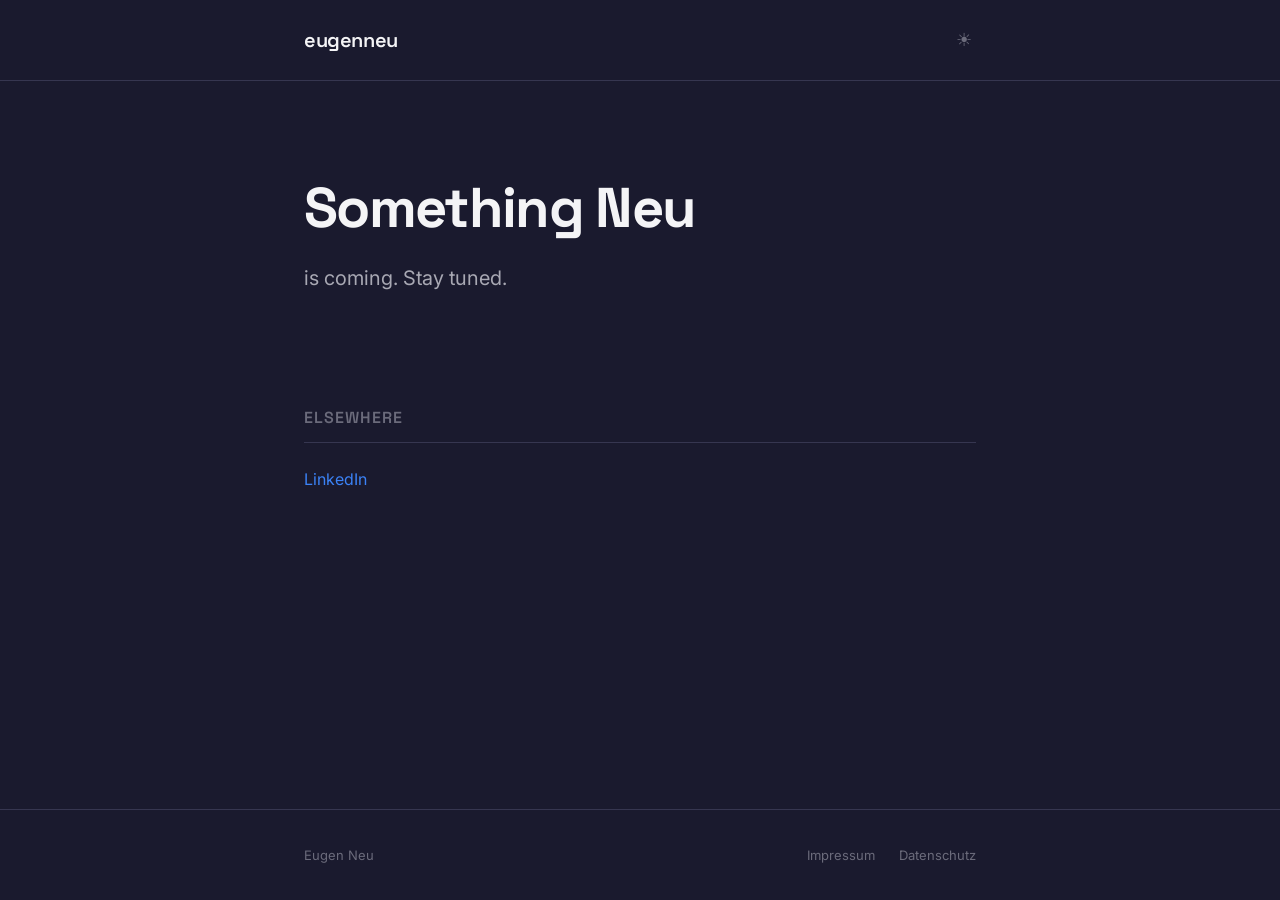
<file: index.html>
<!DOCTYPE html>
<html lang="de" data-theme="dark">
<head>
  <meta charset="UTF-8">
  <meta name="viewport" content="width=device-width, initial-scale=1.0">
  <title>Eugen Neu</title>
  <meta name="description" content="Personal systems that compound. PKM, AI, fitness, and intentional living.">

  <meta http-equiv="X-Content-Type-Options" content="nosniff">
  <meta http-equiv="Referrer-Policy" content="strict-origin-when-cross-origin">

  <meta property="og:title" content="Eugen Neu">
  <meta property="og:description" content="Personal systems that compound.">
  <meta property="og:type" content="website">
  <meta property="og:url" content="https://eugenneu.com">

  <link rel="stylesheet" href="css/styles.css">
</head>
<body>
  <div class="page">
    <nav class="nav">
      <div class="container">
        <a href="/" class="nav__logo">eugenneu</a>
        <button class="theme-toggle" aria-label="Theme wechseln" onclick="toggleTheme()">
          <span class="theme-toggle__icon"></span>
        </button>
      </div>
    </nav>

    <main>
      <section class="hero">
        <div class="container">
          <h1 class="hero__name">Something Neu</h1>
          <p class="hero__tagline">is coming. Stay tuned.</p>
        </div>
      </section>

      <section class="section">
        <div class="container">
          <h2 class="section__title">Elsewhere</h2>
          <ul class="links-list">
            <li><a href="https://www.linkedin.com/in/eugen-neu/" rel="me">LinkedIn</a></li>
          </ul>
        </div>
      </section>
    </main>

    <footer class="footer">
      <div class="container">
        <p class="footer__copy">Eugen Neu</p>
        <ul class="footer__links">
          <li><a href="impressum.html">Impressum</a></li>
          <li><a href="datenschutz.html">Datenschutz</a></li>
        </ul>
      </div>
    </footer>
  </div>

  <script>
    function toggleTheme() {
      const html = document.documentElement;
      const current = html.getAttribute('data-theme');
      const next = current === 'dark' ? 'light' : 'dark';
      html.setAttribute('data-theme', next);
      localStorage.setItem('theme', next);
      updateToggleIcon(next);
    }

    function updateToggleIcon(theme) {
      const icon = document.querySelector('.theme-toggle__icon');
      icon.textContent = theme === 'dark' ? '\u2600' : '\u263E';
    }

    (function() {
      const saved = localStorage.getItem('theme');
      if (saved) {
        document.documentElement.setAttribute('data-theme', saved);
      }
      updateToggleIcon(document.documentElement.getAttribute('data-theme') || 'dark');
    })();
  </script>
</body>
</html>
</file>
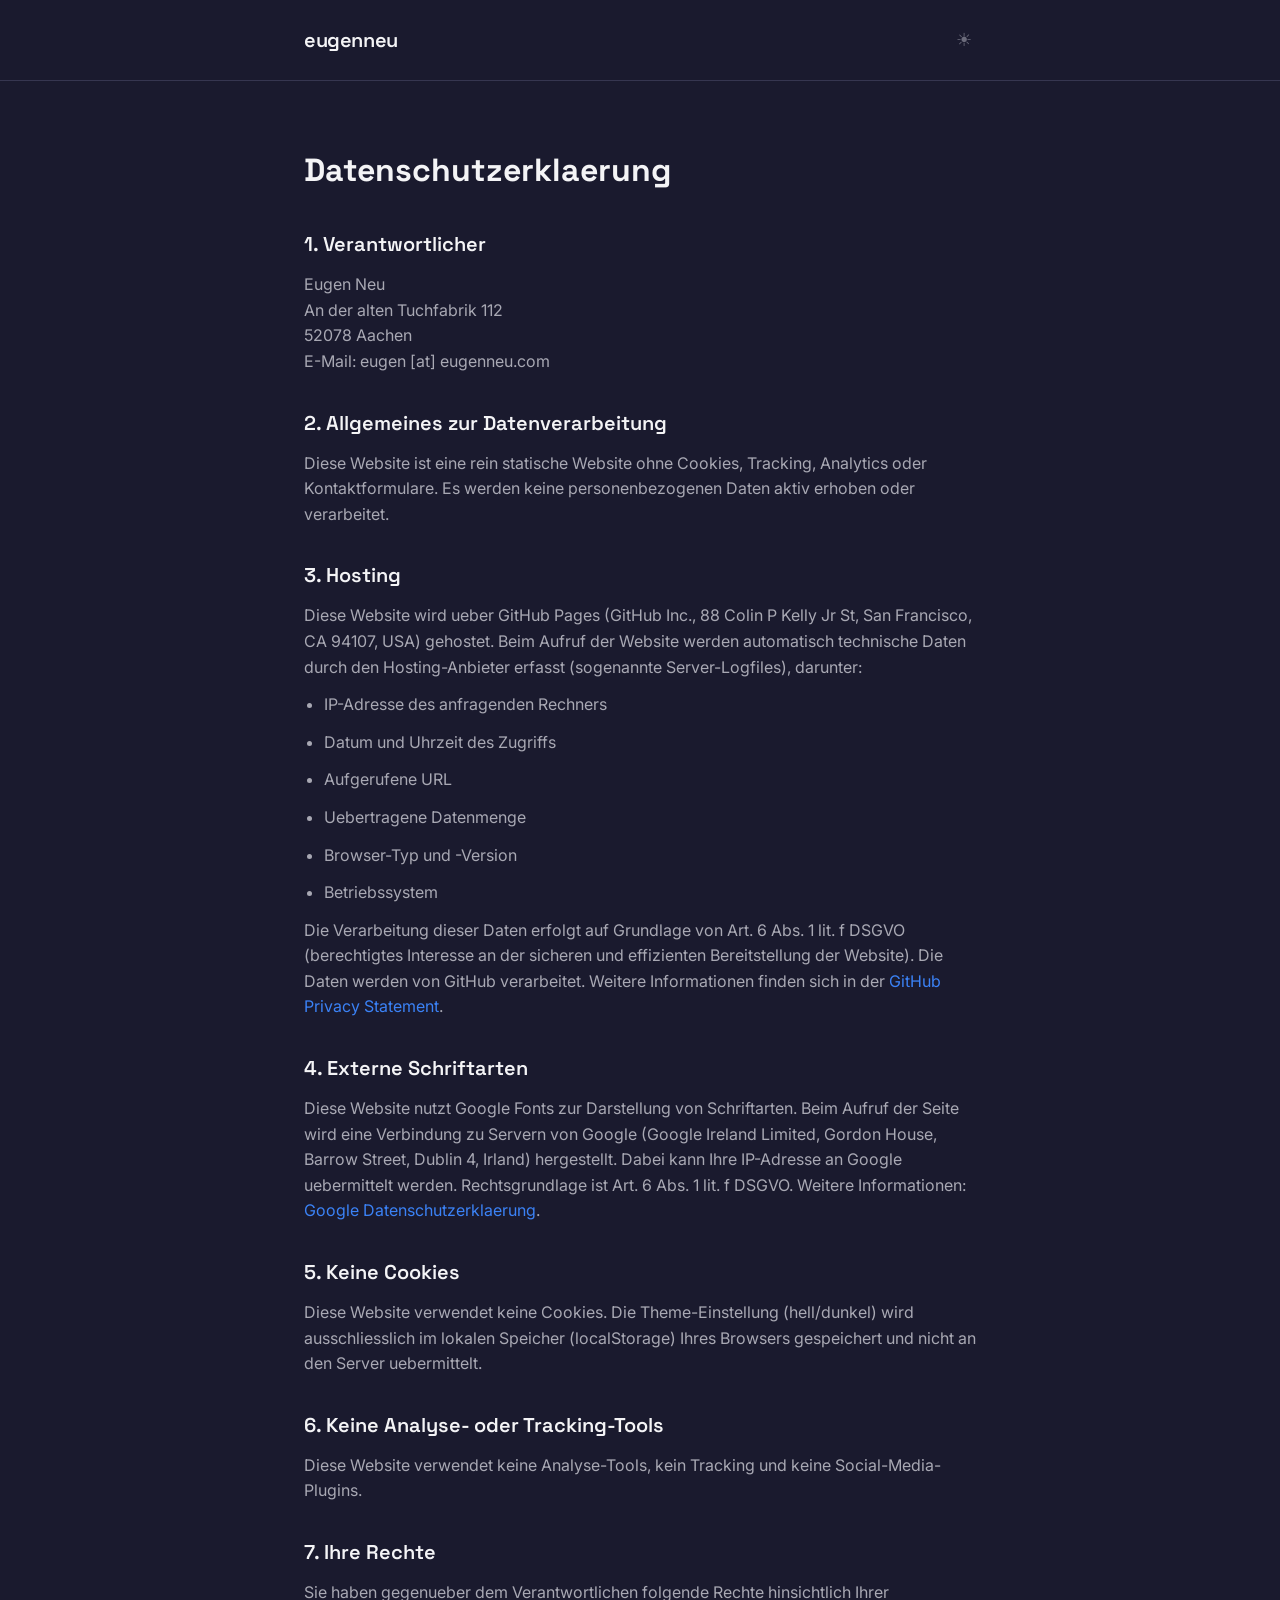
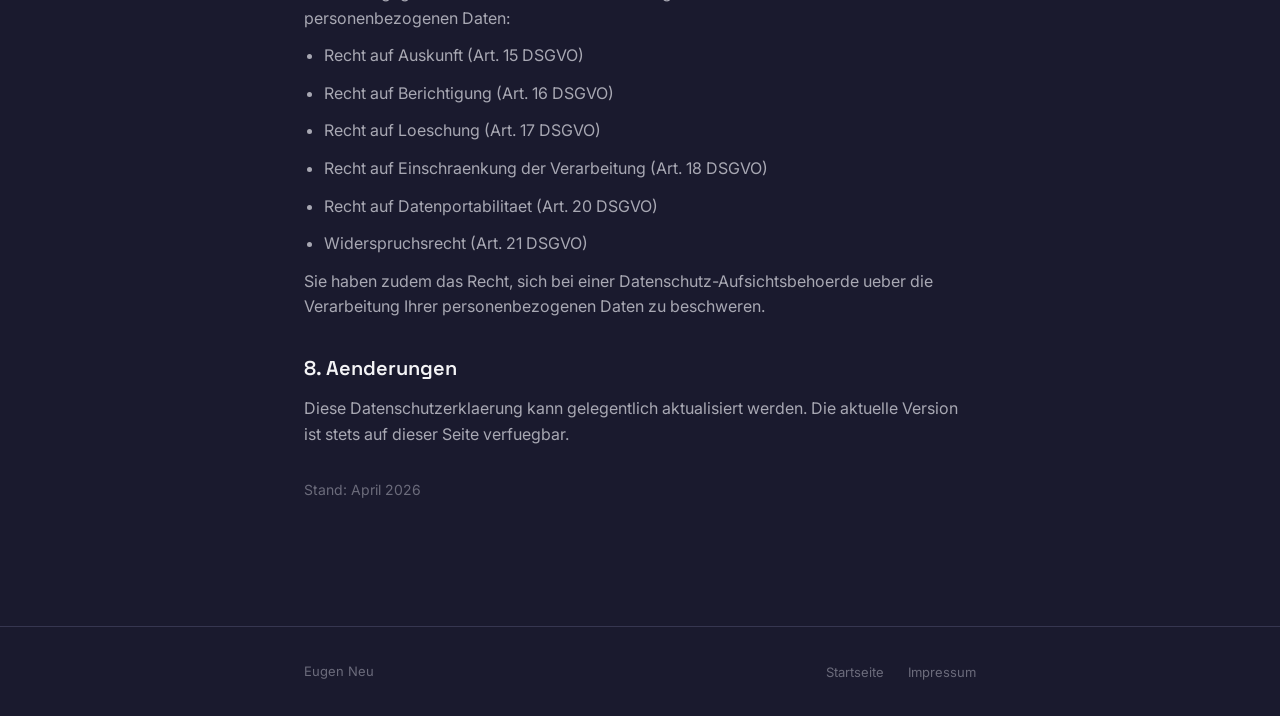
<file: datenschutz.html>
<!DOCTYPE html>
<html lang="de" data-theme="dark">
<head>
  <meta charset="UTF-8">
  <meta name="viewport" content="width=device-width, initial-scale=1.0">
  <title>Datenschutz | Eugen Neu</title>
  <meta name="robots" content="noindex">

  <meta http-equiv="X-Content-Type-Options" content="nosniff">
  <meta http-equiv="Referrer-Policy" content="strict-origin-when-cross-origin">

  <link rel="stylesheet" href="css/styles.css">
</head>
<body>
  <div class="page">
    <nav class="nav">
      <div class="container">
        <a href="/" class="nav__logo">eugenneu</a>
        <button class="theme-toggle" aria-label="Theme wechseln" onclick="toggleTheme()">
          <span class="theme-toggle__icon"></span>
        </button>
      </div>
    </nav>

    <main>
      <section class="legal">
        <div class="container">
          <h1>Datenschutzerklaerung</h1>

          <h2>1. Verantwortlicher</h2>
          <p>
            Eugen Neu<br>
            An der alten Tuchfabrik 112<br>
            52078 Aachen<br>
            E-Mail: eugen [at] eugenneu.com
          </p>

          <h2>2. Allgemeines zur Datenverarbeitung</h2>
          <p>Diese Website ist eine rein statische Website ohne Cookies, Tracking, Analytics oder Kontaktformulare. Es werden keine personenbezogenen Daten aktiv erhoben oder verarbeitet.</p>

          <h2>3. Hosting</h2>
          <p>Diese Website wird ueber GitHub Pages (GitHub Inc., 88 Colin P Kelly Jr St, San Francisco, CA 94107, USA) gehostet. Beim Aufruf der Website werden automatisch technische Daten durch den Hosting-Anbieter erfasst (sogenannte Server-Logfiles), darunter:</p>
          <ul>
            <li>IP-Adresse des anfragenden Rechners</li>
            <li>Datum und Uhrzeit des Zugriffs</li>
            <li>Aufgerufene URL</li>
            <li>Uebertragene Datenmenge</li>
            <li>Browser-Typ und -Version</li>
            <li>Betriebssystem</li>
          </ul>
          <p>Die Verarbeitung dieser Daten erfolgt auf Grundlage von Art. 6 Abs. 1 lit. f DSGVO (berechtigtes Interesse an der sicheren und effizienten Bereitstellung der Website). Die Daten werden von GitHub verarbeitet. Weitere Informationen finden sich in der <a href="https://docs.github.com/en/site-policy/privacy-policies/github-general-privacy-statement" rel="noopener noreferrer">GitHub Privacy Statement</a>.</p>

          <h2>4. Externe Schriftarten</h2>
          <p>Diese Website nutzt Google Fonts zur Darstellung von Schriftarten. Beim Aufruf der Seite wird eine Verbindung zu Servern von Google (Google Ireland Limited, Gordon House, Barrow Street, Dublin 4, Irland) hergestellt. Dabei kann Ihre IP-Adresse an Google uebermittelt werden. Rechtsgrundlage ist Art. 6 Abs. 1 lit. f DSGVO. Weitere Informationen: <a href="https://policies.google.com/privacy" rel="noopener noreferrer">Google Datenschutzerklaerung</a>.</p>

          <h2>5. Keine Cookies</h2>
          <p>Diese Website verwendet keine Cookies. Die Theme-Einstellung (hell/dunkel) wird ausschliesslich im lokalen Speicher (localStorage) Ihres Browsers gespeichert und nicht an den Server uebermittelt.</p>

          <h2>6. Keine Analyse- oder Tracking-Tools</h2>
          <p>Diese Website verwendet keine Analyse-Tools, kein Tracking und keine Social-Media-Plugins.</p>

          <h2>7. Ihre Rechte</h2>
          <p>Sie haben gegenueber dem Verantwortlichen folgende Rechte hinsichtlich Ihrer personenbezogenen Daten:</p>
          <ul>
            <li>Recht auf Auskunft (Art. 15 DSGVO)</li>
            <li>Recht auf Berichtigung (Art. 16 DSGVO)</li>
            <li>Recht auf Loeschung (Art. 17 DSGVO)</li>
            <li>Recht auf Einschraenkung der Verarbeitung (Art. 18 DSGVO)</li>
            <li>Recht auf Datenportabilitaet (Art. 20 DSGVO)</li>
            <li>Widerspruchsrecht (Art. 21 DSGVO)</li>
          </ul>
          <p>Sie haben zudem das Recht, sich bei einer Datenschutz-Aufsichtsbehoerde ueber die Verarbeitung Ihrer personenbezogenen Daten zu beschweren.</p>

          <h2>8. Aenderungen</h2>
          <p>Diese Datenschutzerklaerung kann gelegentlich aktualisiert werden. Die aktuelle Version ist stets auf dieser Seite verfuegbar.</p>

          <p style="margin-top: 2rem; color: var(--text-muted); font-size: 0.875rem;">Stand: April 2026</p>
        </div>
      </section>
    </main>

    <footer class="footer">
      <div class="container">
        <p class="footer__copy">Eugen Neu</p>
        <ul class="footer__links">
          <li><a href="/">Startseite</a></li>
          <li><a href="impressum.html">Impressum</a></li>
        </ul>
      </div>
    </footer>
  </div>

  <script>
    function toggleTheme() {
      const html = document.documentElement;
      const current = html.getAttribute('data-theme');
      const next = current === 'dark' ? 'light' : 'dark';
      html.setAttribute('data-theme', next);
      localStorage.setItem('theme', next);
      updateToggleIcon(next);
    }
    function updateToggleIcon(theme) {
      const icon = document.querySelector('.theme-toggle__icon');
      icon.textContent = theme === 'dark' ? '\u2600' : '\u263E';
    }
    (function() {
      const saved = localStorage.getItem('theme');
      if (saved) document.documentElement.setAttribute('data-theme', saved);
      updateToggleIcon(document.documentElement.getAttribute('data-theme') || 'dark');
    })();
  </script>
</body>
</html>
</file>
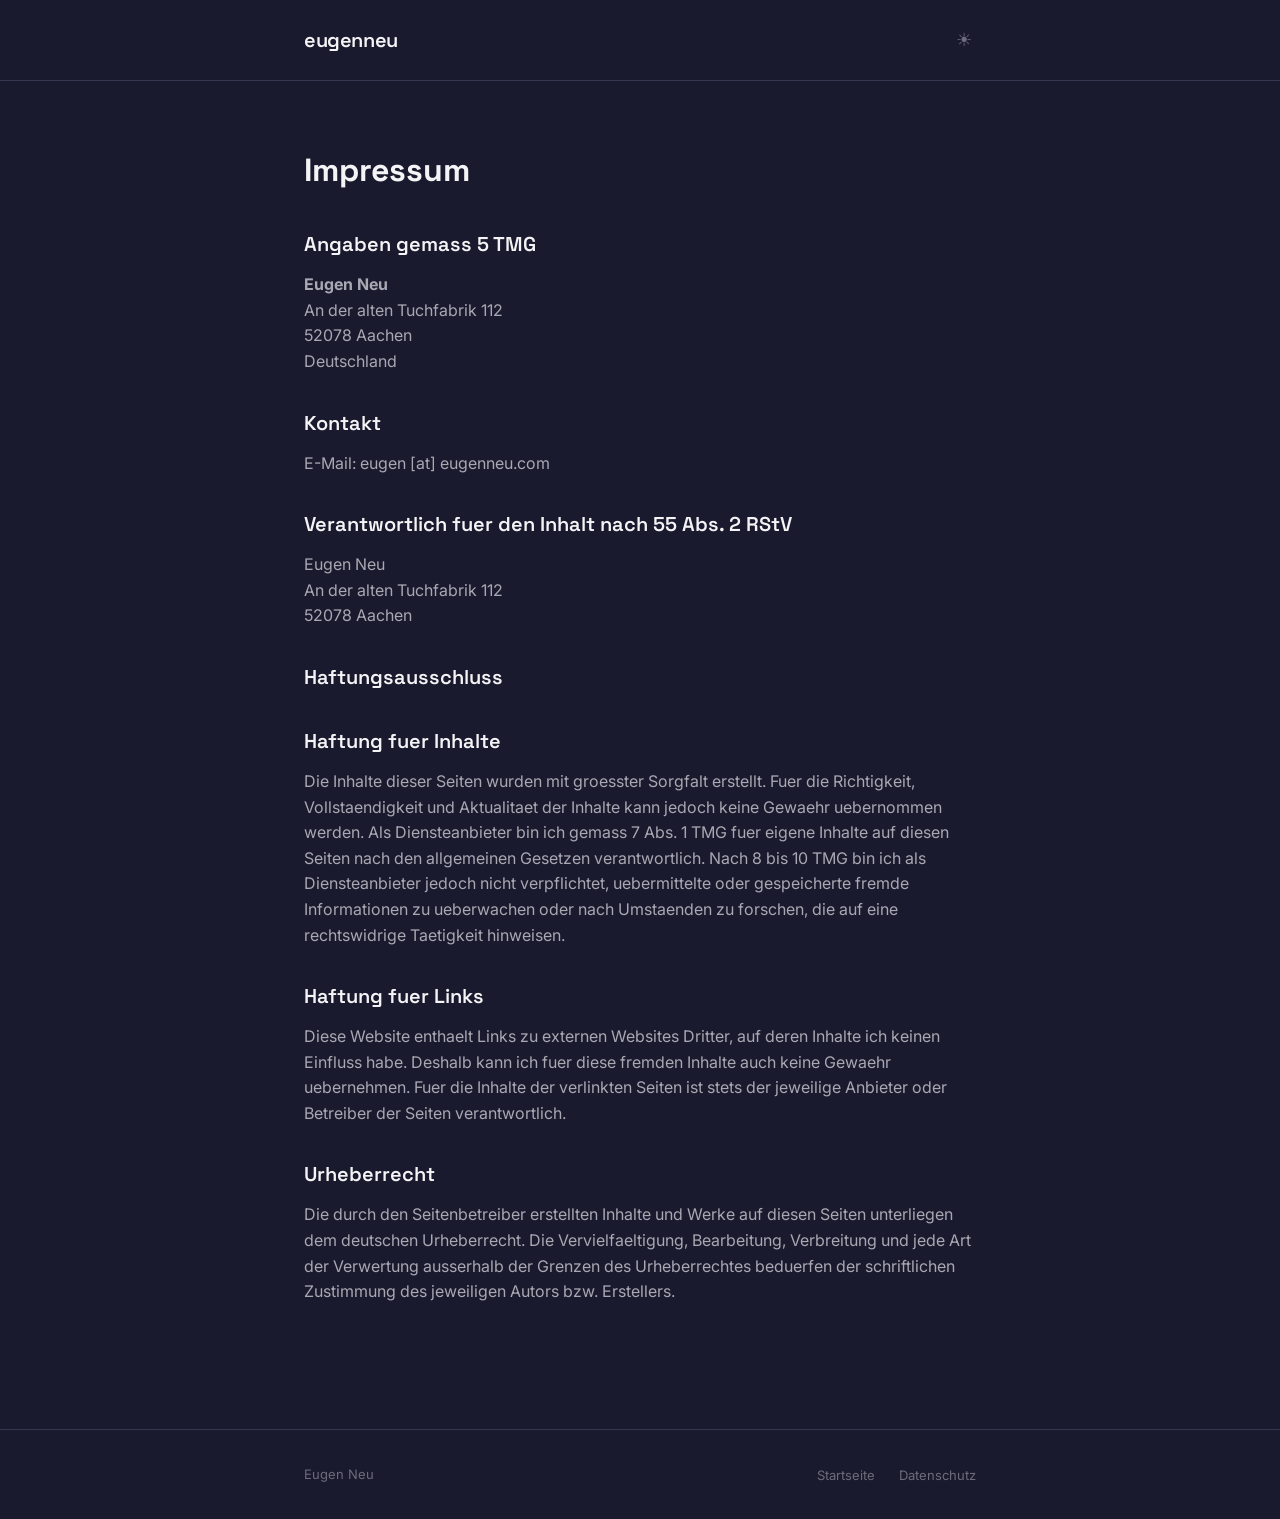
<file: impressum.html>
<!DOCTYPE html>
<html lang="de" data-theme="dark">
<head>
  <meta charset="UTF-8">
  <meta name="viewport" content="width=device-width, initial-scale=1.0">
  <title>Impressum | Eugen Neu</title>
  <meta name="robots" content="noindex">

  <meta http-equiv="X-Content-Type-Options" content="nosniff">
  <meta http-equiv="Referrer-Policy" content="strict-origin-when-cross-origin">

  <link rel="stylesheet" href="css/styles.css">
</head>
<body>
  <div class="page">
    <nav class="nav">
      <div class="container">
        <a href="/" class="nav__logo">eugenneu</a>
        <button class="theme-toggle" aria-label="Theme wechseln" onclick="toggleTheme()">
          <span class="theme-toggle__icon"></span>
        </button>
      </div>
    </nav>

    <main>
      <section class="legal">
        <div class="container">
          <h1>Impressum</h1>

          <h2>Angaben gemass 5 TMG</h2>
          <p>
            <strong>Eugen Neu</strong><br>
            An der alten Tuchfabrik 112<br>
            52078 Aachen<br>
            Deutschland
          </p>

          <h2>Kontakt</h2>
          <p>
            E-Mail: eugen [at] eugenneu.com
          </p>

          <h2>Verantwortlich fuer den Inhalt nach 55 Abs. 2 RStV</h2>
          <p>
            Eugen Neu<br>
            An der alten Tuchfabrik 112<br>
            52078 Aachen
          </p>

          <h2>Haftungsausschluss</h2>

          <h2>Haftung fuer Inhalte</h2>
          <p>Die Inhalte dieser Seiten wurden mit groesster Sorgfalt erstellt. Fuer die Richtigkeit, Vollstaendigkeit und Aktualitaet der Inhalte kann jedoch keine Gewaehr uebernommen werden. Als Diensteanbieter bin ich gemass 7 Abs. 1 TMG fuer eigene Inhalte auf diesen Seiten nach den allgemeinen Gesetzen verantwortlich. Nach 8 bis 10 TMG bin ich als Diensteanbieter jedoch nicht verpflichtet, uebermittelte oder gespeicherte fremde Informationen zu ueberwachen oder nach Umstaenden zu forschen, die auf eine rechtswidrige Taetigkeit hinweisen.</p>

          <h2>Haftung fuer Links</h2>
          <p>Diese Website enthaelt Links zu externen Websites Dritter, auf deren Inhalte ich keinen Einfluss habe. Deshalb kann ich fuer diese fremden Inhalte auch keine Gewaehr uebernehmen. Fuer die Inhalte der verlinkten Seiten ist stets der jeweilige Anbieter oder Betreiber der Seiten verantwortlich.</p>

          <h2>Urheberrecht</h2>
          <p>Die durch den Seitenbetreiber erstellten Inhalte und Werke auf diesen Seiten unterliegen dem deutschen Urheberrecht. Die Vervielfaeltigung, Bearbeitung, Verbreitung und jede Art der Verwertung ausserhalb der Grenzen des Urheberrechtes beduerfen der schriftlichen Zustimmung des jeweiligen Autors bzw. Erstellers.</p>
        </div>
      </section>
    </main>

    <footer class="footer">
      <div class="container">
        <p class="footer__copy">Eugen Neu</p>
        <ul class="footer__links">
          <li><a href="/">Startseite</a></li>
          <li><a href="datenschutz.html">Datenschutz</a></li>
        </ul>
      </div>
    </footer>
  </div>

  <script>
    function toggleTheme() {
      const html = document.documentElement;
      const current = html.getAttribute('data-theme');
      const next = current === 'dark' ? 'light' : 'dark';
      html.setAttribute('data-theme', next);
      localStorage.setItem('theme', next);
      updateToggleIcon(next);
    }
    function updateToggleIcon(theme) {
      const icon = document.querySelector('.theme-toggle__icon');
      icon.textContent = theme === 'dark' ? '\u2600' : '\u263E';
    }
    (function() {
      const saved = localStorage.getItem('theme');
      if (saved) document.documentElement.setAttribute('data-theme', saved);
      updateToggleIcon(document.documentElement.getAttribute('data-theme') || 'dark');
    })();
  </script>
</body>
</html>
</file>
<file: css/styles.css>
/* eugenneu.com - Electric Depth Theme */

/* Fonts */
@import url('https://fonts.googleapis.com/css2?family=Space+Grotesk:wght@500;600;700&family=Inter:wght@400;500;600&display=swap');

/* Variables */
:root {
  --bg-primary: #1A1A2E;
  --bg-surface: #232338;
  --bg-elevated: #2D2D44;
  --text-primary: #F4F4F6;
  --text-secondary: #A8A8B3;
  --text-muted: #6B6B7B;
  --accent: #3B82F6;
  --accent-hover: #60A5FA;
  --accent-muted: #1E3A5F;
  --border-subtle: #363650;
  --border-default: #4A4A5E;
  --font-heading: 'Space Grotesk', system-ui, sans-serif;
  --font-body: 'Inter', system-ui, sans-serif;
}

[data-theme="light"] {
  --bg-primary: #FAFAFA;
  --bg-surface: #FFFFFF;
  --bg-elevated: #F0F0F5;
  --text-primary: #1A1A2E;
  --text-secondary: #4A4A5E;
  --text-muted: #6B6B7B;
  --border-subtle: #E0E0E8;
  --border-default: #D0D0D8;
}

/* Reset */
*, *::before, *::after {
  box-sizing: border-box;
  margin: 0;
  padding: 0;
}

html {
  font-size: 16px;
  -webkit-font-smoothing: antialiased;
  -moz-osx-font-smoothing: grayscale;
}

body {
  font-family: var(--font-body);
  background: var(--bg-primary);
  color: var(--text-secondary);
  line-height: 1.6;
  min-height: 100vh;
}

/* Layout */
.page {
  display: flex;
  flex-direction: column;
  min-height: 100vh;
}

.container {
  max-width: 720px;
  margin: 0 auto;
  padding: 0 1.5rem;
}

main {
  flex: 1;
}

/* Navigation */
.nav {
  padding: 1.5rem 0;
  border-bottom: 1px solid var(--border-subtle);
}

.nav .container {
  display: flex;
  justify-content: space-between;
  align-items: center;
}

.nav__logo {
  font-family: var(--font-heading);
  font-weight: 600;
  font-size: 1.25rem;
  color: var(--text-primary);
  text-decoration: none;
  letter-spacing: -0.02em;
}

.nav__links {
  display: flex;
  gap: 1.5rem;
  list-style: none;
}

.nav__links a {
  color: var(--text-muted);
  text-decoration: none;
  font-size: 0.875rem;
  transition: color 0.2s;
}

.nav__links a:hover {
  color: var(--text-primary);
}

.theme-toggle {
  background: none;
  border: none;
  color: var(--text-muted);
  cursor: pointer;
  padding: 0.25rem;
  font-size: 1.125rem;
  transition: color 0.2s;
}

.theme-toggle:hover {
  color: var(--text-primary);
}

/* Hero */
.hero {
  padding: 6rem 0 4rem;
}

.hero__greeting {
  font-family: var(--font-heading);
  font-size: 0.875rem;
  font-weight: 500;
  color: var(--accent);
  text-transform: uppercase;
  letter-spacing: 0.08em;
  margin-bottom: 1rem;
}

.hero__name {
  font-family: var(--font-heading);
  font-size: clamp(2.5rem, 5vw, 3.5rem);
  font-weight: 700;
  color: var(--text-primary);
  line-height: 1.1;
  letter-spacing: -0.03em;
  margin-bottom: 1.5rem;
}

.hero__tagline {
  font-size: 1.25rem;
  color: var(--text-secondary);
  max-width: 540px;
  line-height: 1.5;
}

/* Sections */
.section {
  padding: 3rem 0;
}

.section__title {
  font-family: var(--font-heading);
  font-size: 1rem;
  font-weight: 600;
  color: var(--text-muted);
  text-transform: uppercase;
  letter-spacing: 0.06em;
  margin-bottom: 1.5rem;
  padding-bottom: 0.75rem;
  border-bottom: 1px solid var(--border-subtle);
}

/* Links */
.links-list {
  list-style: none;
  display: flex;
  flex-direction: column;
  gap: 0.75rem;
}

.links-list a {
  color: var(--accent);
  text-decoration: none;
  font-size: 1rem;
  transition: color 0.2s;
}

.links-list a:hover {
  color: var(--accent-hover);
}

.links-list .label {
  color: var(--text-muted);
  font-size: 0.875rem;
  margin-left: 0.5rem;
}

/* Footer */
.footer {
  padding: 2rem 0;
  border-top: 1px solid var(--border-subtle);
  margin-top: 4rem;
}

.footer .container {
  display: flex;
  justify-content: space-between;
  align-items: center;
  flex-wrap: wrap;
  gap: 1rem;
}

.footer__copy {
  color: var(--text-muted);
  font-size: 0.8125rem;
}

.footer__links {
  display: flex;
  gap: 1.5rem;
  list-style: none;
}

.footer__links a {
  color: var(--text-muted);
  text-decoration: none;
  font-size: 0.8125rem;
  transition: color 0.2s;
}

.footer__links a:hover {
  color: var(--text-secondary);
}

/* Legal pages */
.legal {
  padding: 4rem 0 3rem;
}

.legal h1 {
  font-family: var(--font-heading);
  font-size: 2rem;
  font-weight: 700;
  color: var(--text-primary);
  margin-bottom: 2rem;
}

.legal h2 {
  font-family: var(--font-heading);
  font-size: 1.25rem;
  font-weight: 600;
  color: var(--text-primary);
  margin: 2rem 0 0.75rem;
}

.legal p, .legal li {
  margin-bottom: 0.75rem;
  color: var(--text-secondary);
}

.legal ul {
  padding-left: 1.25rem;
}

.legal a {
  color: var(--accent);
  text-decoration: none;
}

.legal a:hover {
  color: var(--accent-hover);
}

/* 404 */
.not-found {
  text-align: center;
  padding: 8rem 0;
}

.not-found__code {
  font-family: var(--font-heading);
  font-size: 6rem;
  font-weight: 700;
  color: var(--accent);
  line-height: 1;
}

.not-found__text {
  font-size: 1.25rem;
  color: var(--text-secondary);
  margin: 1rem 0 2rem;
}

.not-found__link {
  color: var(--accent);
  text-decoration: none;
  font-weight: 500;
}

.not-found__link:hover {
  color: var(--accent-hover);
}

/* Responsive */
@media (max-width: 640px) {
  .hero {
    padding: 4rem 0 3rem;
  }

  .nav .container {
    flex-wrap: wrap;
    gap: 0.75rem;
  }

  .footer .container {
    flex-direction: column;
    align-items: flex-start;
  }
}
</file>
